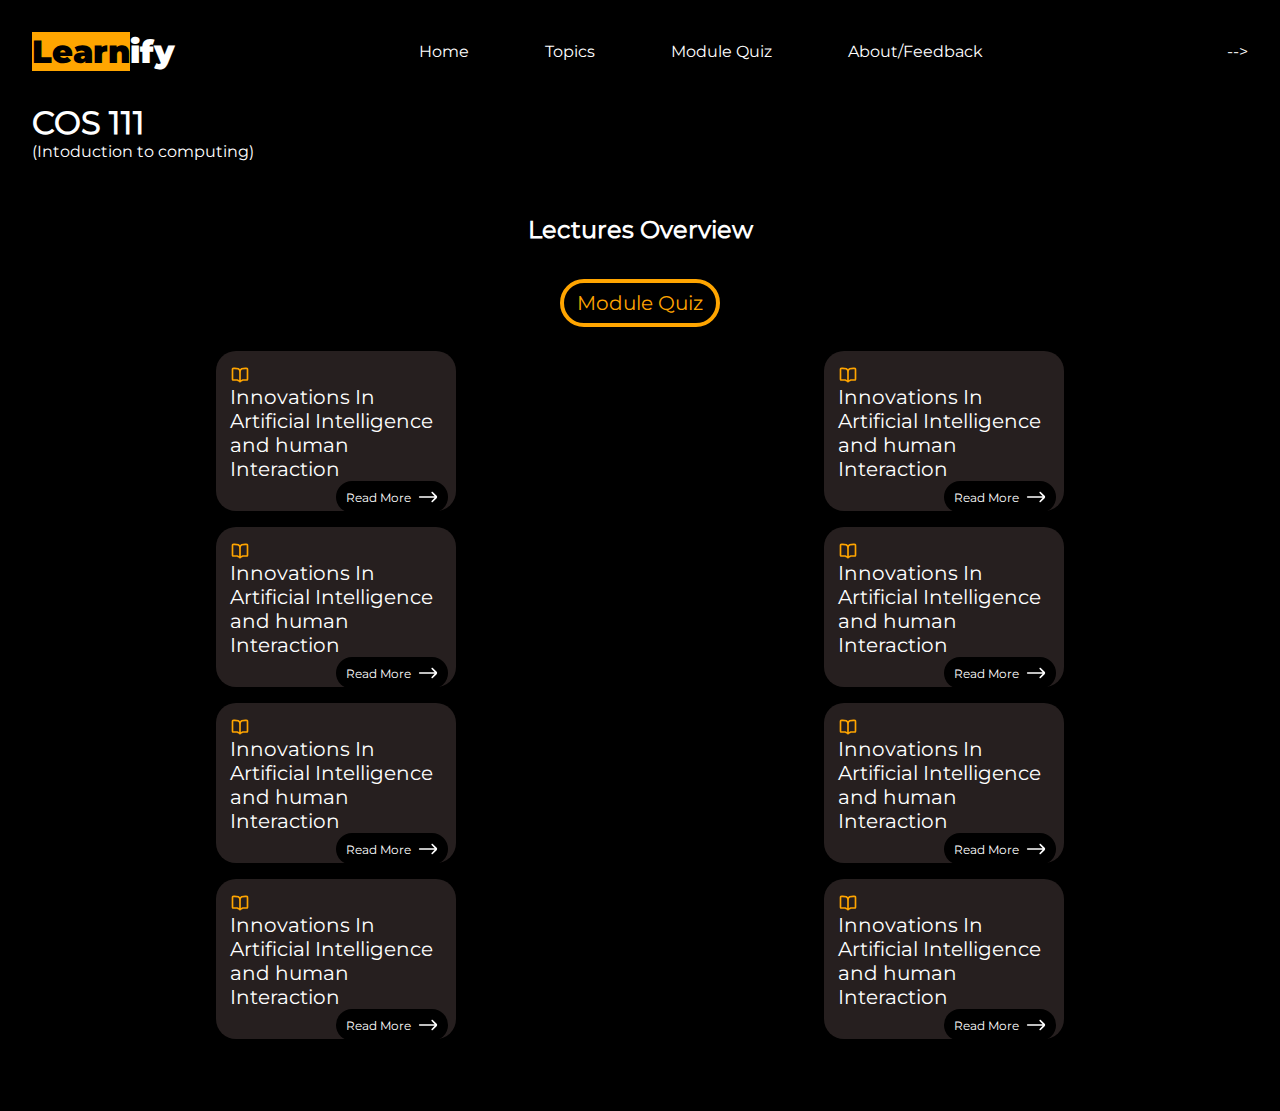
<file: index.html>
<!DOCTYPE html>
<html lang="en">

<head>
    <meta charset="UTF-8">
    <meta name="viewport" content="width=device-width, initial-scale=1.0">
    <title>Demo App</title>
    <link rel="stylesheet" href="Demo.css">
</head>

<body>
    <!-- The header is meant to cover the nav bar too, including the logo -->
    <header>
        <h1><span id="Learn">Learn</span>ify</h1>
        <nav>
            <ul>
                <p>Home</p>
                <p>Topics</p>
                <p>Module Quiz</p>
                <p>About/Feedback</p>
            </ul>
        </nav> -->
    </header>

    <div class="HomeContent1">
        <h1>COS 111</h1>
        <p>(Intoduction to computing)</p>
    </div>

    <!-- This is for the Lecture Overview part -->
    <div class="Lectures-Overview">
        <div class="lectures-overview-header">
            <h2>Lectures Overview</h2>

            <button class="module-quiz">Module Quiz</button>

        </div>

        <div class="templates">

            <div class="template1">
                <img src="book-open-svgrepo-com.svg" alt="">
                <p>Innovations In Artificial Intelligence and human Interaction </p>

                <button class="readmore">Read More <img src="arrow-right-svgrepo-com.svg" alt=""></button>
            </div>

            <div class="template1">
                <img src="book-open-svgrepo-com.svg" alt="">
                <p>Innovations In Artificial Intelligence and human Interaction </p>

                <button class="readmore">Read More <img src="arrow-right-svgrepo-com.svg" alt=""></button>
            </div>

            <div class="template1">
                <img src="book-open-svgrepo-com.svg" alt="">
                <p>Innovations In Artificial Intelligence and human Interaction </p>

                <button class="readmore">Read More <img src="arrow-right-svgrepo-com.svg" alt=""></button>
            </div>

            <div class="template1">
                <img src="book-open-svgrepo-com.svg" alt="">
                <p>Innovations In Artificial Intelligence and human Interaction </p>

                <button class="readmore">Read More <img src="arrow-right-svgrepo-com.svg" alt=""></button>
            </div>

            <div class="template1">
                <img src="book-open-svgrepo-com.svg" alt="">
                <p>Innovations In Artificial Intelligence and human Interaction </p>

                <button class="readmore">Read More <img src="arrow-right-svgrepo-com.svg" alt=""></button>
            </div>

            <div class="template1">
                <img src="book-open-svgrepo-com.svg" alt="">
                <p>Innovations In Artificial Intelligence and human Interaction </p>

                <button class="readmore">Read More <img src="arrow-right-svgrepo-com.svg" alt=""></button>
            </div>

            <div class="template1">
                <img src="book-open-svgrepo-com.svg" alt="">
                <p>Innovations In Artificial Intelligence and human Interaction </p>

                <button class="readmore">Read More <img src="arrow-right-svgrepo-com.svg" alt=""></button>
            </div>

            <div class="template1">
                <img src="book-open-svgrepo-com.svg" alt="">
                <p>Innovations In Artificial Intelligence and human Interaction </p>

                <button class="readmore">Read More <img src="arrow-right-svgrepo-com.svg" alt=""></button>
            </div>



        </div>

    </div>
</body>

</html>
</file>
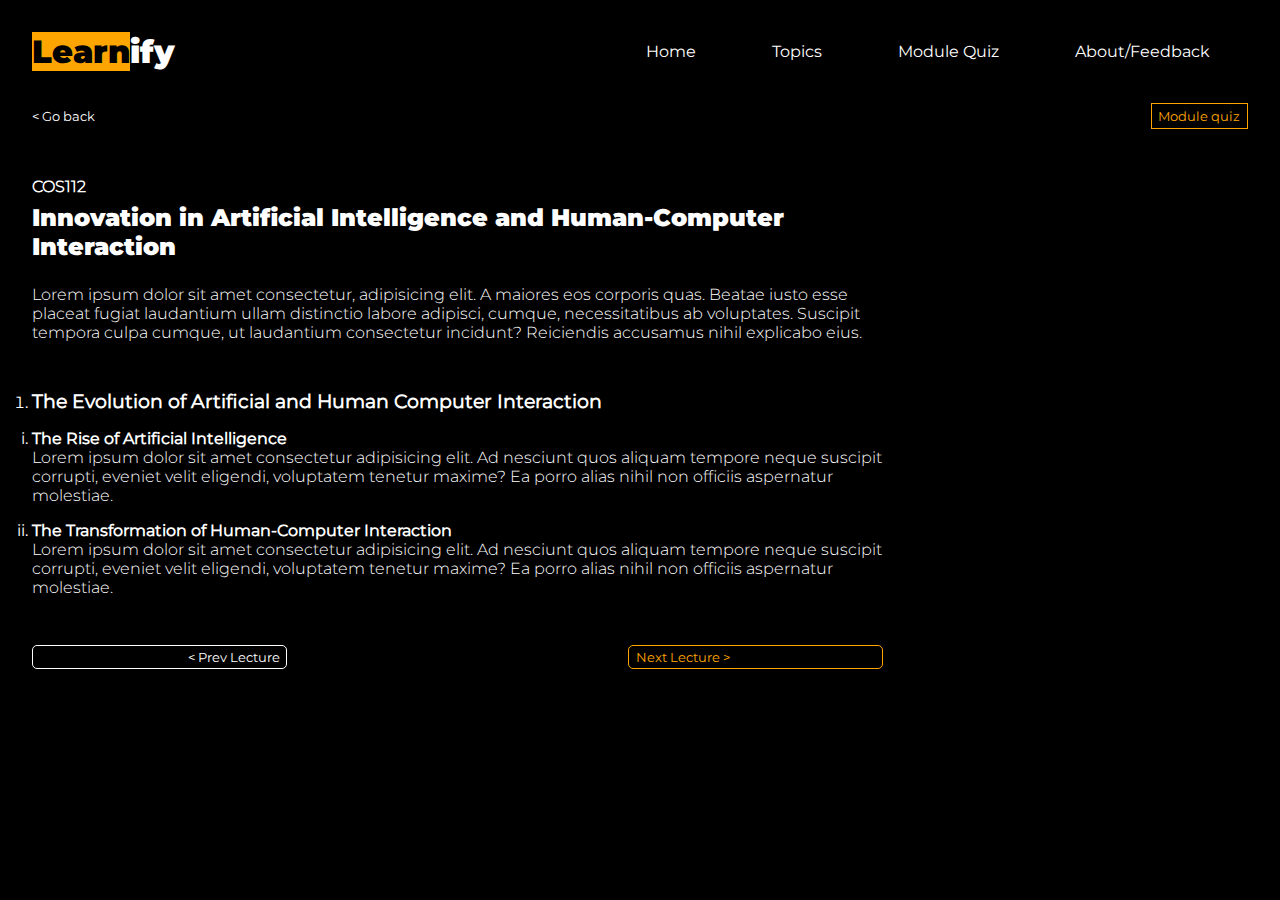
<file: Details.html>
<!DOCTYPE html>
<html lang="en">
<head>
    <meta charset="UTF-8">
    <meta name="viewport" content="width=device-width, initial-scale=1.0">
    <title>COS111</title>
    <link rel="stylesheet" href="Demo.css">
</head>
<body>
    <header>
        <h1><span id="Learn">Learn</span>ify</h1>
        <nav>
            <ul>
                <p>Home</p>
                <p>Topics</p>
                <p>Module Quiz</p>
                <p>About/Feedback</p>
            </ul>
        </nav>
    </header>

<div class="GoBack">
<button class="goBackButton">< Go back</button>
<button class="quizButton">Module quiz</button>
</div>

<section class="content">
<h4 class="cos">COS112</h4>
<h2>Innovation in Artificial Intelligence and Human-Computer Interaction</h2>
<p>Lorem ipsum dolor sit amet consectetur, adipisicing elit. A maiores eos corporis quas. Beatae iusto esse placeat fugiat laudantium ullam distinctio labore adipisci, cumque, necessitatibus ab voluptates. Suscipit tempora culpa cumque, ut laudantium consectetur incidunt? Reiciendis accusamus nihil explicabo eius.</p>

<ol>
<li class="olHeader"><h3>The Evolution of Artificial and Human Computer Interaction </h3> </li>
<ul>
<li>
<h4>The Rise of Artificial Intelligence</h4>
<p>Lorem ipsum dolor sit amet consectetur adipisicing elit. Ad nesciunt quos aliquam tempore neque suscipit corrupti, eveniet velit eligendi, voluptatem tenetur maxime? Ea porro alias nihil non officiis aspernatur molestiae.</p>
</li>
<li>
<h4>The Transformation of Human-Computer Interaction</h4>
<p>Lorem ipsum dolor sit amet consectetur adipisicing elit. Ad nesciunt quos aliquam tempore neque suscipit corrupti, eveniet velit eligendi, voluptatem tenetur maxime? Ea porro alias nihil non officiis aspernatur molestiae.</p>
</li>
</ul>
</ol>

<div class="pagination">
<button class="prev"><span><</span> Prev Lecture</button>
<button class="next">Next Lecture <span>></span></button>
</div>
</section>
</body>
</html>
</file>
<file: Demo.css>
*{
    padding: 0;
    margin: 0;
    box-sizing: border-box;
    font-family: Monteserrat;
}
body{
    color: white;
    background: black;
    font-family: "Roboto";
    padding: 2rem;
}

@font-face {
    font-family: Monteserrat;
    src: url(./Fonts/Montserrat-Regular.ttf);
}
@font-face {
    font-family: Monteserrat-Black;
    src: url(./Fonts/Montserrat-Black.ttf);
}
@font-face {
    font-family: Monteserrat-Light;
    src: url(./Fonts/Montserrat-Light.ttf);
}
@font-face {
    font-family: Monteserrat;
    src: url(./Fonts/Montserrat-Regular.ttf);
}
#Learn{
    background-color: orange;
    color: black;
    font-family: Monteserrat-Black;
}

header h1 {
    font-family: Monteserrat-Black;
}
nav ul{
    display: flex;
    /* border: 2px solid white; */
    justify-content: space-around;
    width: 50vw;
}
nav ul p{
    font-size: 1em;
    transition: 0.3s;
    cursor: pointer;

    
}

nav ul p:hover{
    color: orange;
}
header{
    margin:  0 0 2rem 0;
    display: flex;
    align-items: center;
    justify-content: space-between;
}
.HomeContent1{
    /* border: 1px solid wheat; */
    height: 5rem;
}
.Lectures-Overview{
    margin:  2rem 0 2rem 0;
    /* border: 1px solid white; */
    
}
.lectures-overview-header{
    /* border: 1px solid white; */
    display: flex;
    height: 4rem;
    margin: 0 0 1rem 0;
    align-items: center;
    justify-content: space-between;
}
.module-quiz{
    width: 10rem;
    height: 3rem;
    background-color: transparent;
    color: orange;
    font-size: 20px;
    cursor: pointer;
    border: 4px solid orange;
    border-radius: 30px;
    transition: .3s;
}
.module-quiz:hover{
    width: 11rem;
    background-color: orange;
    color: black;
    font-weight: bold;
}

.templates{
    display: grid;
    grid-template-columns: repeat(4, 1fr);
    justify-items: center;
    /* border: 1px solid; */
}
.template1{
    width: 18rem;
    height: 10rem;
    background: rgb(38, 31, 31);
    margin: .5rem 0 0.5rem 0;
    display: flex;
    flex-direction: column;
    border-radius: 20px;
    padding: 1rem;
    justify-content: space-between;
    font-size: 20px;
    align-items: left;
    transition: .3s;
    cursor: pointer;
}
.template1:hover{
    transform: scale(1.05);
}
img{
    width: 20px;
    
}
.readmore{
    position: relative;
    width: 7rem;
    height: 2rem;
    background: black;
    color: white;
    font-size: 12px;
    border: none;
    border-radius: 20px;
    display: flex;
    align-items: center;
    padding: 10px;
    justify-content: space-between;
    left: 50%;
    cursor: pointer;
}
.readmore:hover{
   background-color: orange;
   color: black;
   font-weight: bold;
}


/* mediaquery part @sisco😌 */
/* I decided to work on the media query like you asked */

@media screen and (max-width:1300px) {
    body{
    }
    .templates{
        grid-template-columns: repeat(2, 1fr);
    }
    .template1{
        width: 15rem;
        padding: 14px;
    }
    .lectures-overview-header{
        flex-direction: column;
        height: 7rem;
    }
}







@media screen and (max-width:700px) {
    body{
    }
    .templates{
        grid-template-columns: repeat(1, 1fr);
    }
    .template1{
        width: 15rem;
        padding: 14px;
    }
    .lectures-overview-header{
        flex-direction: column;
        height: 7rem;
    }
}

.GoBack {
    display: flex;
    justify-content: space-between;
}

.GoBack .goBackButton {
    background: none;
    color: #fff;
    border: none;
}

.GoBack .quizButton {
padding: .3em .5em;
border: 1px solid orange;
background: none;
color: orange;
}

section.content {
    margin-top: 3em;
}

section.content .cos {
    font-family: Monteserrat-Light;
}

section.content h3 {
    font-family: Monteserrat;
}


section.content h2{
    margin-top: .3em;
    margin-bottom: 1em;
    font-family: Monteserrat-Black;
}

section p {
    font-family: Monteserrat-Light;
}

section.content ol{
    margin-top: 3em;
}

section.content ol ul li{
    margin-top: 1em;
    list-style-type:lower-roman;
}

.pagination {
    display: flex;
    justify-content: space-between;
    margin-top: 3em;
}

.pagination .prev {
width: 30%;
text-align: right;
padding: .2em .5em;
border: 1px solid #fff;
background: none;
color: #fff;
border-radius: 5px;
}

.pagination .next {
width: 30%;
text-align: left;
padding: .2em .5em;
border: 1px solid orange;
background: none;
color: orange;
border-radius: 5px;
}
/* 
.pagination .prev span {
text-align: left;
width: 10%;
} */

@media only screen and (min-width: 992px){
    
section.content {
    max-width: 70%;
}
}
</file>
